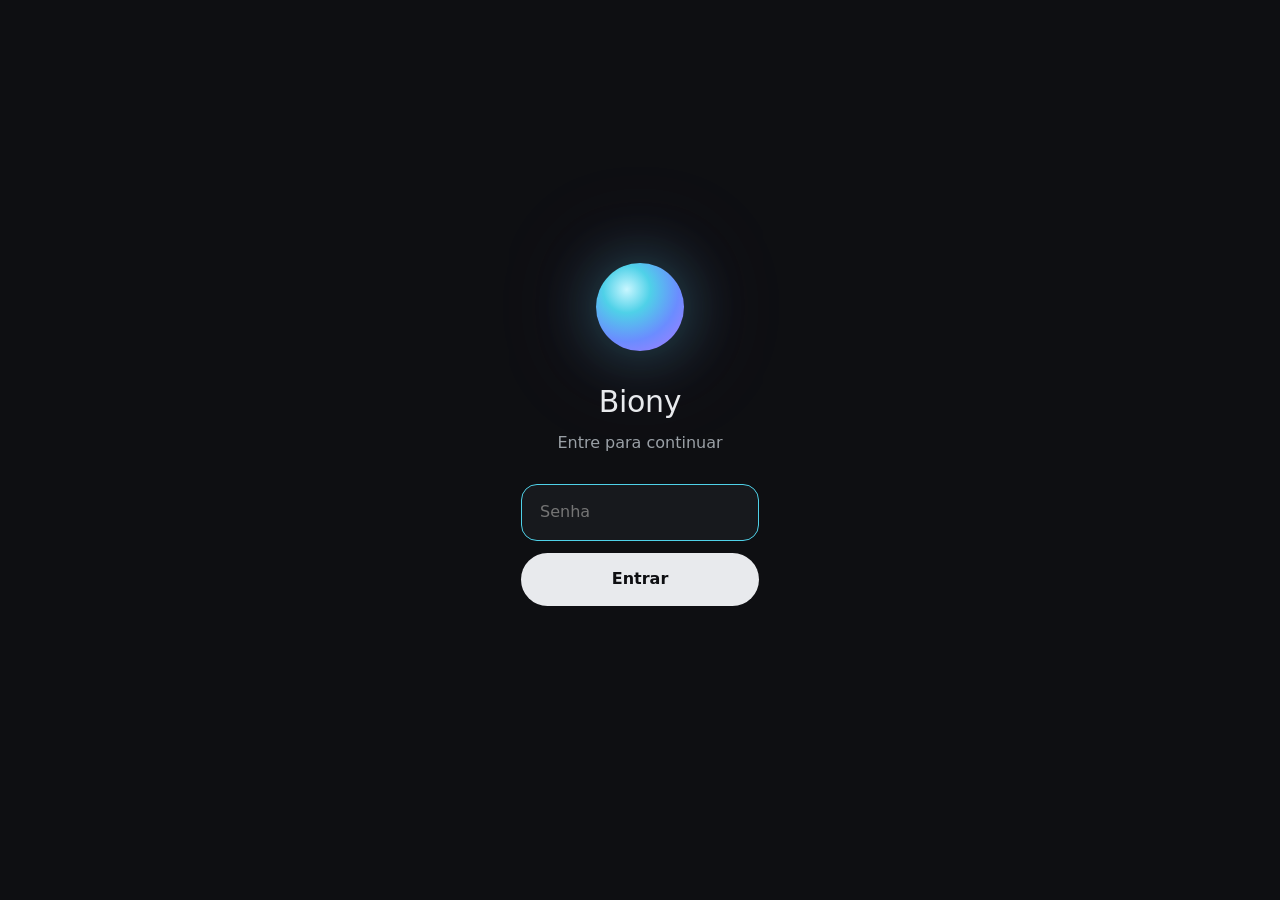
<file: server/biony/web/index.html>
<!doctype html>
<html lang="pt-BR">
<head>
  <meta charset="utf-8">
  <meta name="viewport" content="width=device-width, initial-scale=1, viewport-fit=cover, interactive-widget=resizes-content">
  <meta name="theme-color" content="#0e0f12">
  <meta name="apple-mobile-web-app-capable" content="yes">
  <meta name="apple-mobile-web-app-status-bar-style" content="black-translucent">
  <title>Biony</title>
  <link rel="manifest" href="manifest.webmanifest">
  <link rel="icon" href="icon-192.png">
  <link rel="apple-touch-icon" href="icon-192.png">
  <link rel="stylesheet" href="style.css">
</head>
<body>
  <!-- Ícones (traço de 1,75 px, estilo linha). Usados com <svg><use href="#i-..."/></svg>. -->
  <svg width="0" height="0" style="position:absolute" aria-hidden="true">
    <defs>
      <symbol id="i-mic" viewBox="0 0 24 24"><rect x="9" y="3" width="6" height="11" rx="3"/><path d="M5.5 11a6.5 6.5 0 0 0 13 0M12 17.5V21"/></symbol>
      <symbol id="i-send" viewBox="0 0 24 24"><path d="M12 19V5M6 11l6-6 6 6"/></symbol>
      <symbol id="i-stop" viewBox="0 0 24 24"><rect x="7" y="7" width="10" height="10" rx="2"/></symbol>
      <symbol id="i-menu" viewBox="0 0 24 24"><circle cx="12" cy="5.5" r="1.3"/><circle cx="12" cy="12" r="1.3"/><circle cx="12" cy="18.5" r="1.3"/></symbol>
      <symbol id="i-new" viewBox="0 0 24 24"><path d="M12 20h8M16.5 3.5a2.1 2.1 0 0 1 3 3L7 19l-4 1 1-4Z"/></symbol>
      <symbol id="i-calendar" viewBox="0 0 24 24"><rect x="3.5" y="5" width="17" height="15.5" rx="3"/><path d="M3.5 10h17M8 3v4M16 3v4"/></symbol>
      <symbol id="i-face" viewBox="0 0 24 24"><rect x="3" y="4" width="18" height="16" rx="5"/><path d="M9 10v3M15 10v3"/></symbol>
      <symbol id="i-volume" viewBox="0 0 24 24"><path d="M4 9.5h3.5L12 6v12l-4.5-3.5H4Z"/><path d="M15.5 9a4 4 0 0 1 0 6M18 6.5a7.5 7.5 0 0 1 0 11"/></symbol>
      <symbol id="i-gear" viewBox="0 0 24 24"><circle cx="12" cy="12" r="3"/><path d="M19.4 15a1.7 1.7 0 0 0 .3 1.8l.1.1a2 2 0 1 1-2.8 2.8l-.1-.1a1.7 1.7 0 0 0-1.8-.3 1.7 1.7 0 0 0-1 1.5V21a2 2 0 1 1-4 0v-.1a1.7 1.7 0 0 0-1.1-1.5 1.7 1.7 0 0 0-1.8.3l-.1.1a2 2 0 1 1-2.8-2.8l.1-.1a1.7 1.7 0 0 0 .3-1.8 1.7 1.7 0 0 0-1.5-1H3a2 2 0 1 1 0-4h.1a1.7 1.7 0 0 0 1.5-1.1 1.7 1.7 0 0 0-.3-1.8l-.1-.1a2 2 0 1 1 2.8-2.8l.1.1a1.7 1.7 0 0 0 1.8.3H9a1.7 1.7 0 0 0 1-1.5V3a2 2 0 1 1 4 0v.1a1.7 1.7 0 0 0 1 1.5 1.7 1.7 0 0 0 1.8-.3l.1-.1a2 2 0 1 1 2.8 2.8l-.1.1a1.7 1.7 0 0 0-.3 1.8V9a1.7 1.7 0 0 0 1.5 1H21a2 2 0 1 1 0 4h-.1a1.7 1.7 0 0 0-1.5 1Z"/></symbol>
      <symbol id="i-logout" viewBox="0 0 24 24"><path d="M14 4h4a2 2 0 0 1 2 2v12a2 2 0 0 1-2 2h-4M10 16l-4-4 4-4M6 12h10"/></symbol>
      <symbol id="i-back" viewBox="0 0 24 24"><path d="M15 5l-7 7 7 7"/></symbol>
      <symbol id="i-plus" viewBox="0 0 24 24"><path d="M12 5v14M5 12h14"/></symbol>
      <symbol id="i-check" viewBox="0 0 24 24"><path d="M5 12.5l4.5 4.5L19 7.5"/></symbol>
      <symbol id="i-home" viewBox="0 0 24 24"><path d="M4 11l8-6.5 8 6.5M6 9.5V20h12V9.5"/></symbol>
      <symbol id="i-moon" viewBox="0 0 24 24"><path d="M20 14.5A8 8 0 0 1 9.5 4a8 8 0 1 0 10.5 10.5Z"/></symbol>
      <symbol id="i-film" viewBox="0 0 24 24"><rect x="3.5" y="5" width="17" height="14" rx="2.5"/><path d="M3.5 9.5h17M3.5 14.5h17M8 5v14M16 5v14"/></symbol>
      <symbol id="i-bulb" viewBox="0 0 24 24"><path d="M9 18h6M10 21h4M12 3a6 6 0 0 0-3.5 10.9c.6.5 1 1.2 1 2.1h5c0-.9.4-1.6 1-2.1A6 6 0 0 0 12 3Z"/></symbol>
    </defs>
  </svg>

  <!-- Login -->
  <main id="login" class="login" hidden>
    <div class="orb orb-lg" aria-hidden="true"></div>
    <h1>Biony</h1>
    <p class="login-sub">Entre para continuar</p>
    <form id="login-form">
      <input id="login-password" type="password" placeholder="Senha" autocomplete="current-password" required>
      <button type="submit" class="primary">Entrar</button>
      <p id="login-error" class="error" role="alert"></p>
    </form>
  </main>

  <!-- Conversa -->
  <main id="chat" class="chat" hidden>
    <header class="top">
      <div class="title">
        <span class="brand">Biony</span>
        <span id="status-dot" class="dot" title="Status"></span>
        <small id="status-text"></small>
      </div>
      <div class="actions">
        <button id="new-chat" class="icon" title="Nova conversa" aria-label="Nova conversa"><svg><use href="#i-new"/></svg></button>
        <button id="menu-open" class="icon" title="Mais opções" aria-label="Mais opções" aria-haspopup="menu" aria-expanded="false"><svg><use href="#i-menu"/></svg></button>
      </div>
      <div id="menu" class="menu" role="menu" hidden>
        <button id="agenda-open" role="menuitem"><svg><use href="#i-calendar"/></svg><span>Agenda</span></button>
        <button id="face-toggle" role="menuitemcheckbox" aria-checked="false"><svg><use href="#i-face"/></svg><span>Rosto em tela cheia</span><i class="switch"></i></button>
        <button id="speak-toggle" role="menuitemcheckbox" aria-checked="true"><svg><use href="#i-volume"/></svg><span>Respostas faladas</span><i class="switch"></i></button>
        <button id="app-settings" role="menuitem" hidden><svg><use href="#i-gear"/></svg><span>Configurações do app</span></button>
        <hr>
        <button id="logout" role="menuitem" class="danger"><svg><use href="#i-logout"/></svg><span>Sair</span></button>
      </div>
    </header>

    <section id="face-panel" class="face-panel">
      <canvas id="face" aria-label="Rosto do Biony"></canvas>
      <p id="caption" class="caption" aria-live="polite"></p>
    </section>

    <section id="messages" class="messages" aria-live="polite"></section>

    <div class="bottom">
      <div id="confirm" class="confirm" hidden>
        <button data-answer="sim" class="yes">Confirmar</button>
        <button data-answer="não" class="no">Cancelar</button>
      </div>
      <form id="composer" class="composer">
        <textarea id="text" rows="1" placeholder="Pergunte ao Biony" enterkeyhint="send" aria-label="Mensagem"></textarea>
        <button id="mic" type="button" class="round mic" title="Conversar por voz: toque, fale e faça uma pausa; toque de novo para encerrar" aria-label="Conversar por voz"><svg class="when-idle"><use href="#i-mic"/></svg><svg class="when-recording"><use href="#i-stop"/></svg></button>
        <button id="send" type="submit" class="round send" title="Enviar" aria-label="Enviar"><svg><use href="#i-send"/></svg></button>
      </form>
    </div>
  </main>

  <!-- Agenda -->
  <main id="agenda" class="agenda" hidden>
    <header class="top">
      <div class="title">
        <button id="agenda-close" class="icon" title="Voltar" aria-label="Voltar para a conversa"><svg><use href="#i-back"/></svg></button>
        <span class="brand">Agenda</span>
      </div>
    </header>
    <div class="agenda-body">
      <form id="task-form" class="task-form">
        <input id="task-title" type="text" placeholder="Nova tarefa" maxlength="200" required>
        <input id="task-due" type="datetime-local" title="Prazo (opcional)" aria-label="Prazo (opcional)">
        <button type="submit" class="round send" title="Adicionar" aria-label="Adicionar tarefa"><svg><use href="#i-plus"/></svg></button>
      </form>
      <p id="agenda-error" class="error" role="alert"></p>
      <h2>Tarefas</h2>
      <ul id="task-list" class="agenda-list"></ul>
      <h2>Lembretes</h2>
      <ul id="reminder-list" class="agenda-list"></ul>
    </div>
  </main>

  <script src="face.js"></script>
  <script src="vad.js"></script>
  <script src="app.js"></script>
</body>
</html>
</file>
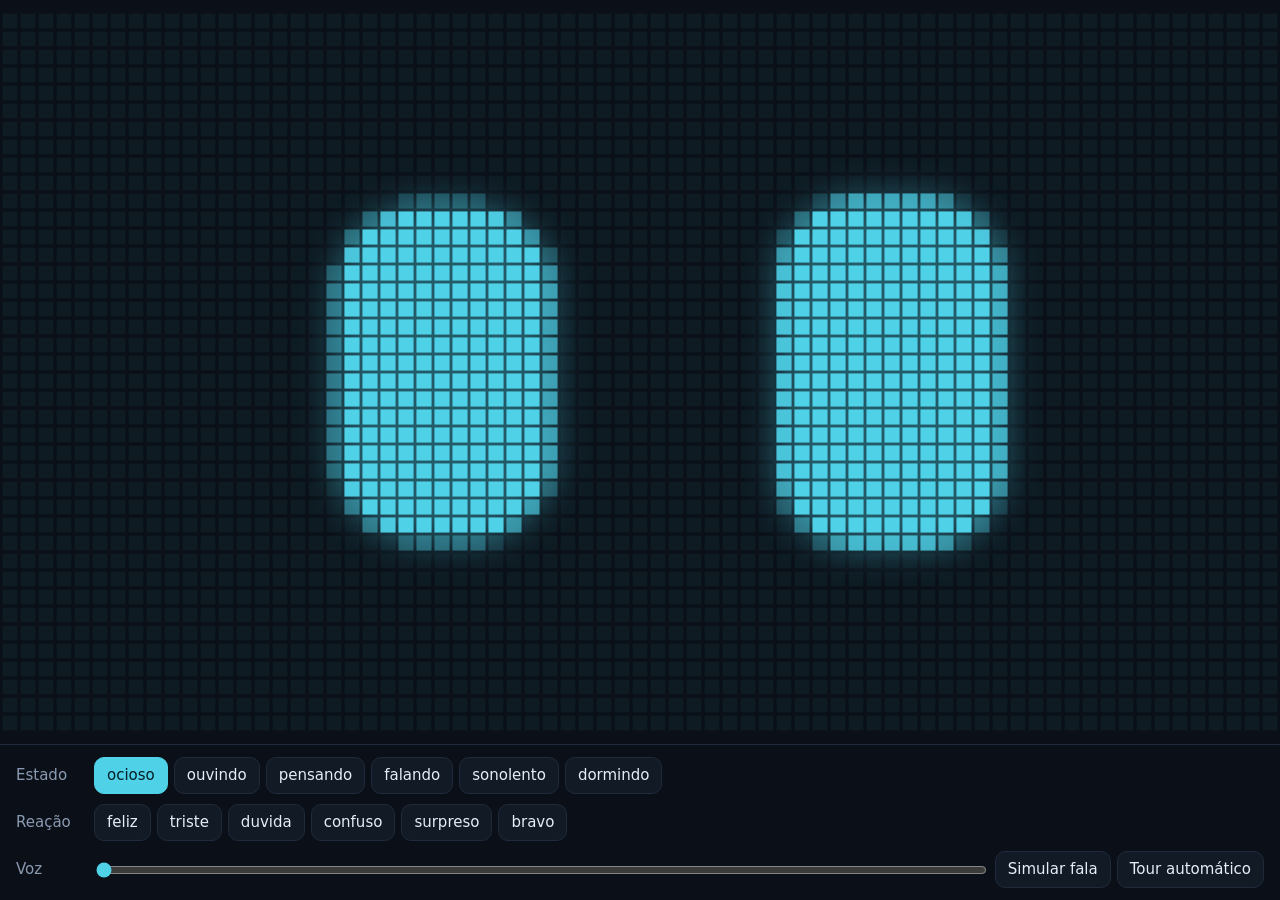
<file: server/biony/web/rosto.html>
<!doctype html>
<html lang="pt-BR">
<head>
  <meta charset="utf-8">
  <meta name="viewport" content="width=device-width, initial-scale=1, viewport-fit=cover">
  <meta name="theme-color" content="#0b1018">
  <title>Rosto do Biony</title>
  <link rel="icon" href="icon-192.png">
  <style>
    :root { color-scheme: dark; --bg: #0b1018; --panel: #121a26; --line: #1f2a3a; --text: #e6edf6; --muted: #8a9ab0; --accent: #4fd1e8; }
    * { box-sizing: border-box; }
    html, body { height: 100%; margin: 0; background: var(--bg); color: var(--text); font: 15px/1.4 system-ui, -apple-system, "Segoe UI", Roboto, sans-serif; }
    body { display: grid; grid-template-rows: 1fr auto; }
    canvas { width: 100%; height: 100%; display: block; min-height: 220px; cursor: pointer; }
    .controls { padding: 12px 16px calc(12px + env(safe-area-inset-bottom)); border-top: 1px solid var(--line); display: grid; gap: 10px; }
    .row { display: flex; flex-wrap: wrap; gap: 6px; align-items: center; }
    .row b { color: var(--muted); font-weight: 500; min-width: 72px; }
    button { font: inherit; color: var(--text); background: var(--panel); border: 1px solid var(--line); border-radius: 10px; padding: 7px 12px; cursor: pointer; }
    button.on { background: var(--accent); color: #062027; border-color: var(--accent); }
    input[type=range] { flex: 1; min-width: 140px; accent-color: var(--accent); }
  </style>
</head>
<body>
  <canvas id="face" title="Toque no Biony"></canvas>
  <div class="controls">
    <div class="row" id="states"><b>Estado</b></div>
    <div class="row" id="emotions"><b>Reação</b></div>
    <div class="row"><b>Voz</b><input id="level" type="range" min="0" max="100" value="0"><button id="talk">Simular fala</button><button id="tour">Tour automático</button></div>
  </div>
  <script src="face.js"></script>
  <script>
    "use strict";
    const face = BionyFace.create(document.getElementById("face"));
    window.face = face; // para testar pelo console
    const states = ["ocioso", "ouvindo", "pensando", "falando", "sonolento", "dormindo"];
    const emotions = ["feliz", "triste", "duvida", "confuso", "surpreso", "bravo"];
    let talking = 0, touring = 0;

    function button(label, onClick, parent) {
      const b = document.createElement("button");
      b.textContent = label;
      b.addEventListener("click", onClick);
      document.getElementById(parent).append(b);
      return b;
    }
    function markState(name) {
      document.querySelectorAll("#states button").forEach((b) => b.classList.toggle("on", b.textContent === name));
    }
    function setState(name) { face.setState(name); markState(name); }

    states.forEach((s) => button(s, () => { stopAll(); setState(s); }, "states"));
    emotions.forEach((e) => button(e, () => face.react(e, 2500), "emotions"));
    markState("ocioso");

    document.getElementById("level").addEventListener("input", (ev) => face.setLevel(ev.target.value / 100));
    document.getElementById("face").addEventListener("click", () => face.poke());

    document.getElementById("talk").addEventListener("click", () => {
      stopAll();
      setState("falando");
      const start = performance.now();
      // Fala falsa: sílabas com volume variando, como uma voz de verdade.
      talking = setInterval(() => {
        const t = (performance.now() - start) / 1000;
        const syllable = Math.max(0, Math.sin(t * 13) * 0.6 + Math.sin(t * 5.3) * 0.4);
        face.setLevel(t % 2.6 > 2.2 ? 0 : syllable);
        if (t > 6) { stopAll(); setState("ocioso"); face.react("feliz", 1800); }
      }, 40);
    });

    document.getElementById("tour").addEventListener("click", () => {
      stopAll();
      const steps = [
        ["ocioso", null, 3000], ["ouvindo", null, 2200], ["pensando", null, 2600], ["ocioso", "feliz", 2400],
        ["ocioso", "duvida", 2200], ["ocioso", "confuso", 2400], ["ocioso", "triste", 2400],
        ["ocioso", "surpreso", 1600], ["ocioso", "bravo", 2000], ["sonolento", null, 3000], ["dormindo", null, 5000], ["ocioso", "surpreso", 1200],
      ];
      let i = 0;
      const next = () => {
        const [s, e, ms] = steps[i % steps.length];
        setState(s);
        if (e) face.react(e, ms);
        i++;
        touring = setTimeout(next, ms);
      };
      next();
    });

    function stopAll() {
      clearInterval(talking); clearTimeout(touring); talking = touring = 0;
      face.setLevel(0);
      document.getElementById("level").value = 0;
    }
  </script>
</body>
</html>
</file>
<file: server/biony/web/style.css>
:root {
  --bg: #0e0f12;
  --surface: #17191d;
  --surface-2: #1e2126;
  --surface-3: #262a30;
  --line: #2b2f36;
  --text: #e8eaed;
  --muted: #9aa0a6;
  --faint: #6b7178;
  --accent: #4fd1e8;          /* o ciano dos olhos do Biony */
  --accent-ink: #04212a;
  --grad: linear-gradient(100deg, #4fd1e8 0%, #6b8cff 50%, #b07cff 100%);
  --danger: #f28b82;
  --ok: #81c995;
  --warn: #fdd663;
  --radius: 20px;
  color-scheme: dark;
}

* { box-sizing: border-box; -webkit-tap-highlight-color: transparent; }
html, body { height: 100%; margin: 0; }
body {
  background: var(--bg);
  color: var(--text);
  font: 16px/1.55 "Google Sans", "Google Sans Text", Roboto, system-ui, -apple-system, "Segoe UI", sans-serif;
  -webkit-font-smoothing: antialiased;
}
[hidden] { display: none !important; }
button { font: inherit; color: inherit; cursor: pointer; background: none; border: 0; padding: 0; }
input, textarea { font: inherit; color: inherit; }

/* Ícones em linha (sprite no index.html) */
svg { width: 22px; height: 22px; fill: none; stroke: currentColor; stroke-width: 1.75; stroke-linecap: round; stroke-linejoin: round; flex: none; }
#i-menu circle { fill: currentColor; stroke: none; }

/* O "orbe": a marca do Biony (login, avatar das respostas, estado vazio) */
.orb {
  width: 26px; height: 26px; border-radius: 50%; flex: none;
  background: radial-gradient(circle at 35% 30%, #c8f6ff 0%, #4fd1e8 28%, #6b8cff 62%, #b07cff 100%);
  box-shadow: 0 0 18px rgb(79 209 232 / .35);
}
.orb-lg { width: 88px; height: 88px; box-shadow: 0 0 60px rgb(79 209 232 / .35), 0 0 120px rgb(176 124 255 / .18); }

/* ---------- login ---------- */
.login {
  min-height: 100%;
  display: grid;
  place-content: center;
  justify-items: center;
  gap: 6px;
  padding: 24px 20px;
}
.login h1 { margin: 22px 0 0; font-size: 30px; font-weight: 500; letter-spacing: -.01em; }
.login-sub { margin: 0 0 22px; color: var(--muted); }
.login form { display: grid; gap: 12px; width: min(340px, 100%); }
.login input {
  padding: 15px 18px;
  border-radius: 16px;
  border: 1px solid var(--line);
  background: var(--surface);
  outline: none;
}
.login input:focus { border-color: var(--accent); }
.primary {
  padding: 14px 18px;
  border-radius: 999px;
  background: var(--text);
  color: var(--bg);
  font-weight: 600;
}
.error { color: var(--danger); min-height: 1.4em; margin: 0; text-align: center; font-size: 14px; }

/* ---------- conversa ---------- */
.chat {
  height: 100%;
  display: grid;
  grid-template-columns: minmax(0, 1fr); /* sem isto, um topo largo demais empurra a tela inteira */
  grid-template-rows: auto auto 1fr auto;
  max-width: 820px;
  margin: 0 auto;
}
.top {
  position: relative;
  display: flex;
  align-items: center;
  justify-content: space-between;
  gap: 8px;
  padding: calc(8px + env(safe-area-inset-top)) 8px 4px 20px;
  min-height: 60px;
}
.title { display: flex; align-items: center; gap: 10px; min-width: 0; flex: 1 1 auto; }
.brand { font-size: 21px; font-weight: 500; letter-spacing: -.01em; }
.title small { color: var(--muted); font-size: 13px; white-space: nowrap; overflow: hidden; text-overflow: ellipsis; }
.dot { width: 7px; height: 7px; border-radius: 50%; background: var(--faint); flex: none; transition: background .3s; }
.dot.ok { background: var(--ok); }
.dot.warn { background: var(--warn); }
.dot.off { background: var(--danger); }
.actions { display: flex; gap: 2px; flex: none; }
.icon {
  width: 44px; height: 44px;
  display: inline-grid; place-items: center;
  border-radius: 50%;
  color: var(--muted);
  transition: background .15s, color .15s;
}
.icon:hover, .icon:focus-visible, .icon[aria-expanded="true"] { background: var(--surface-2); color: var(--text); outline: none; }

/* Menu de opções (⋮) */
.menu {
  position: absolute;
  top: calc(56px + env(safe-area-inset-top));
  right: 10px;
  z-index: 20;
  min-width: 250px;
  padding: 8px;
  border-radius: 18px;
  background: var(--surface-2);
  box-shadow: 0 12px 40px rgb(0 0 0 / .5), 0 0 0 1px var(--line);
  transform-origin: top right;
  animation: pop .14s ease-out;
}
@keyframes pop { from { opacity: 0; transform: scale(.96); } }
.menu button {
  display: flex; align-items: center; gap: 14px;
  width: 100%;
  padding: 12px 14px;
  border-radius: 12px;
  text-align: left;
  font-size: 15px;
}
.menu button:hover, .menu button:focus-visible { background: var(--surface-3); outline: none; }
.menu button svg { color: var(--muted); width: 20px; height: 20px; }
.menu button span { flex: 1; }
.menu .danger, .menu .danger svg { color: var(--danger); }
.menu hr { border: 0; border-top: 1px solid var(--line); margin: 6px 4px; }
.switch {
  position: relative; width: 34px; height: 20px; border-radius: 999px; flex: none;
  background: var(--surface-3); box-shadow: inset 0 0 0 1px var(--line); transition: background .2s;
}
.switch::after {
  content: ""; position: absolute; top: 3px; left: 3px; width: 14px; height: 14px; border-radius: 50%;
  background: var(--muted); transition: transform .2s, background .2s;
}
[aria-checked="true"] .switch { background: var(--accent); box-shadow: none; }
[aria-checked="true"] .switch::after { transform: translateX(14px); background: var(--accent-ink); }

/* Rosto: discreto em cima da conversa; com fade para não "cortar" a tela */
.face-panel {
  position: relative;
  height: clamp(110px, 20vh, 190px);
  cursor: pointer;
  -webkit-mask-image: linear-gradient(to bottom, #000 70%, transparent);
          mask-image: linear-gradient(to bottom, #000 70%, transparent);
}
.face-panel canvas { display: block; width: 100%; height: 100%; }
.caption { display: none; }

/* Modo rosto: o rosto ocupa a tela, as mensagens somem e a última resposta vira legenda. */
.chat.face-mode { grid-template-rows: auto 1fr 0 auto; }
.chat.face-mode .face-panel { height: auto; min-height: 0; -webkit-mask-image: none; mask-image: none; }
.chat.face-mode .messages { display: none; }
.chat.face-mode .caption {
  display: block;
  position: absolute;
  left: 20px; right: 20px; bottom: 16px;
  margin: 0 auto;
  max-width: 640px;
  max-height: 30%;
  overflow: hidden;
  text-align: center;
  color: var(--muted);
  font-size: 17px;
  white-space: pre-wrap;
}

.messages {
  overflow-y: auto;
  padding: 4px 20px 24px;
  display: flex;
  flex-direction: column;
  gap: 22px;
  scroll-behavior: smooth;
}
.msg { white-space: pre-wrap; overflow-wrap: anywhere; }
/* Biony: sem balão, texto direto com o orbe ao lado (como o Gemini). */
.msg.biony {
  position: relative;
  align-self: stretch;
  padding-left: 40px;
  font-size: 16px;
  line-height: 1.65;
  animation: rise .25s ease-out;
}
.msg.biony::before {
  content: "";
  position: absolute; left: 0; top: 1px;
  width: 24px; height: 24px; border-radius: 50%;
  background: radial-gradient(circle at 35% 30%, #c8f6ff 0%, #4fd1e8 28%, #6b8cff 62%, #b07cff 100%);
}
/* Você: balão discreto à direita. */
.msg.usuario {
  align-self: flex-end;
  max-width: min(82%, 620px);
  padding: 11px 18px;
  border-radius: 22px 22px 6px 22px;
  background: var(--surface-2);
  animation: rise .2s ease-out;
}
@keyframes rise { from { opacity: 0; transform: translateY(6px); } }
.msg.erro { align-self: center; color: var(--danger); font-size: 14px; text-align: center; }
.msg .voice {
  display: flex; align-items: center; gap: 5px;
  color: var(--muted); font-size: 12px; margin-bottom: 3px;
}
.msg .voice svg { width: 13px; height: 13px; }
.msg pre {
  white-space: pre;
  overflow-x: auto;
  background: var(--surface);
  border: 1px solid var(--line);
  border-radius: 14px;
  padding: 12px 14px;
  margin: 8px 0;
  font-size: 14px;
  line-height: 1.5;
}
.msg code { font-family: "Roboto Mono", ui-monospace, Consolas, monospace; font-size: .9em; }
.msg :not(pre) > code { background: var(--surface-2); padding: 2px 6px; border-radius: 6px; }
/* "Pensando": brilho passando pelo texto */
.msg.typing span:last-child::after {
  content: "Pensando";
  background: linear-gradient(90deg, var(--faint) 0%, var(--text) 50%, var(--faint) 100%);
  background-size: 200% 100%;
  -webkit-background-clip: text; background-clip: text; color: transparent;
  animation: shimmer 1.4s linear infinite;
}
@keyframes shimmer { from { background-position: 100% 0; } to { background-position: -100% 0; } }

/* Estado vazio: saudação com degradê e atalhos */
.welcome { margin: auto 0; padding: 8px 0 12px; }
.welcome h2 {
  margin: 0;
  font-size: clamp(30px, 8vw, 40px);
  font-weight: 500;
  line-height: 1.15;
  letter-spacing: -.02em;
  background: var(--grad);
  -webkit-background-clip: text; background-clip: text; color: transparent;
}
.welcome p { margin: 6px 0 22px; font-size: clamp(22px, 6vw, 30px); color: var(--faint); font-weight: 500; letter-spacing: -.01em; }
.chips { display: grid; grid-template-columns: repeat(2, minmax(0, 1fr)); gap: 10px; }
.chip {
  display: flex; flex-direction: column; align-items: flex-start; gap: 10px;
  padding: 14px 16px;
  border-radius: 18px;
  background: var(--surface);
  text-align: left;
  font-size: 14px;
  color: var(--text);
  transition: background .15s;
}
.chip:hover, .chip:focus-visible { background: var(--surface-2); outline: none; }
.chip svg { color: var(--accent); }

/* Barra de baixo: confirmação + pílula de entrada */
.bottom { padding: 6px 12px calc(12px + env(safe-area-inset-bottom)); }
.confirm { display: flex; gap: 10px; justify-content: center; padding: 0 4px 10px; }
.confirm button { flex: 1; max-width: 180px; padding: 12px 18px; border-radius: 999px; font-weight: 600; }
.confirm .yes { background: var(--accent); color: var(--accent-ink); }
.confirm .no { box-shadow: inset 0 0 0 1px var(--line); color: var(--text); }

.composer {
  display: flex;
  align-items: flex-end;
  gap: 4px;
  padding: 6px 6px 6px 20px;
  border-radius: 30px;
  background: var(--surface-2);
  box-shadow: 0 0 0 1px var(--line);
  transition: box-shadow .2s;
}
.composer:focus-within { box-shadow: 0 0 0 1px #3c414a; }
.composer textarea {
  flex: 1;
  min-width: 0;
  resize: none;
  max-height: 160px;
  overflow-y: hidden;
  padding: 11px 0;
  border: 0;
  outline: none;
  background: transparent;
  line-height: 1.45;
}
.composer textarea::placeholder { color: var(--muted); }
.round {
  width: 44px; height: 44px; flex: none;
  display: inline-grid; place-items: center;
  border-radius: 50%;
  color: var(--text);
  transition: background .15s, transform .1s;
}
.round:active { transform: scale(.94); }
.round:disabled { opacity: .35; cursor: default; }
.round.send { background: var(--text); color: var(--bg); }
.round.mic:hover { background: var(--surface-3); }
/* Como no Gemini: com o campo vazio aparece o microfone; digitando, aparece o enviar.
   Durante a gravação o enviar volta (envia na hora, sem esperar o silêncio). */
.composer:not(.has-text) .send { display: none; }
.composer.has-text .mic { display: none; }
.composer:has(.mic.recording) .send { display: inline-grid; }
.mic .when-recording { display: none; }
.mic.recording { background: var(--grad); color: #fff; animation: pulse 1.6s ease-in-out infinite; }
.mic.recording .when-idle { display: none; }
.mic.recording .when-recording { display: block; }
.mic.handsfree:not(.recording) { box-shadow: inset 0 0 0 2px var(--accent); color: var(--accent); }
@keyframes pulse { 50% { box-shadow: 0 0 0 8px rgb(107 140 255 / .18); } }

/* ---------- agenda ---------- */
.agenda {
  height: 100%;
  display: grid;
  grid-template-columns: minmax(0, 1fr);
  grid-template-rows: auto 1fr;
  max-width: 820px;
  margin: 0 auto;
}
.agenda .top { padding-left: 8px; }
.agenda-body { overflow-y: auto; padding: 8px 16px calc(24px + env(safe-area-inset-bottom)); }
.agenda h2 { margin: 26px 4px 10px; font-size: 13px; font-weight: 500; color: var(--muted); letter-spacing: .02em; }
.task-form {
  display: flex; flex-wrap: wrap; align-items: center; gap: 8px;
  padding: 8px;
  border-radius: 22px;
  background: var(--surface);
}
.task-form input {
  padding: 11px 14px;
  border-radius: 14px;
  border: 0;
  background: var(--surface-2);
  min-width: 0;
  outline: none;
}
.task-form #task-title { flex: 1 1 200px; }
.task-form #task-due { flex: 1 1 170px; color-scheme: dark; color: var(--muted); }
.agenda-list { list-style: none; margin: 0; padding: 0; display: grid; gap: 2px; border-radius: 18px; overflow: hidden; }
.agenda-list li {
  display: flex;
  align-items: center;
  justify-content: space-between;
  gap: 12px;
  padding: 14px 10px 14px 18px;
  background: var(--surface);
}
.agenda-list li div { display: grid; gap: 2px; min-width: 0; overflow-wrap: anywhere; }
.agenda-list strong { font-weight: 500; }
.agenda-list small { color: var(--muted); font-size: 13px; }
.agenda-list .empty-item { color: var(--faint); justify-content: center; font-size: 14px; }
.agenda-list .icon { color: var(--muted); box-shadow: inset 0 0 0 1.5px var(--line); width: 36px; height: 36px; }
.agenda-list .icon:hover { color: var(--ok); box-shadow: inset 0 0 0 1.5px var(--ok); background: transparent; }
.agenda-list .icon svg { width: 18px; height: 18px; }
</file>
